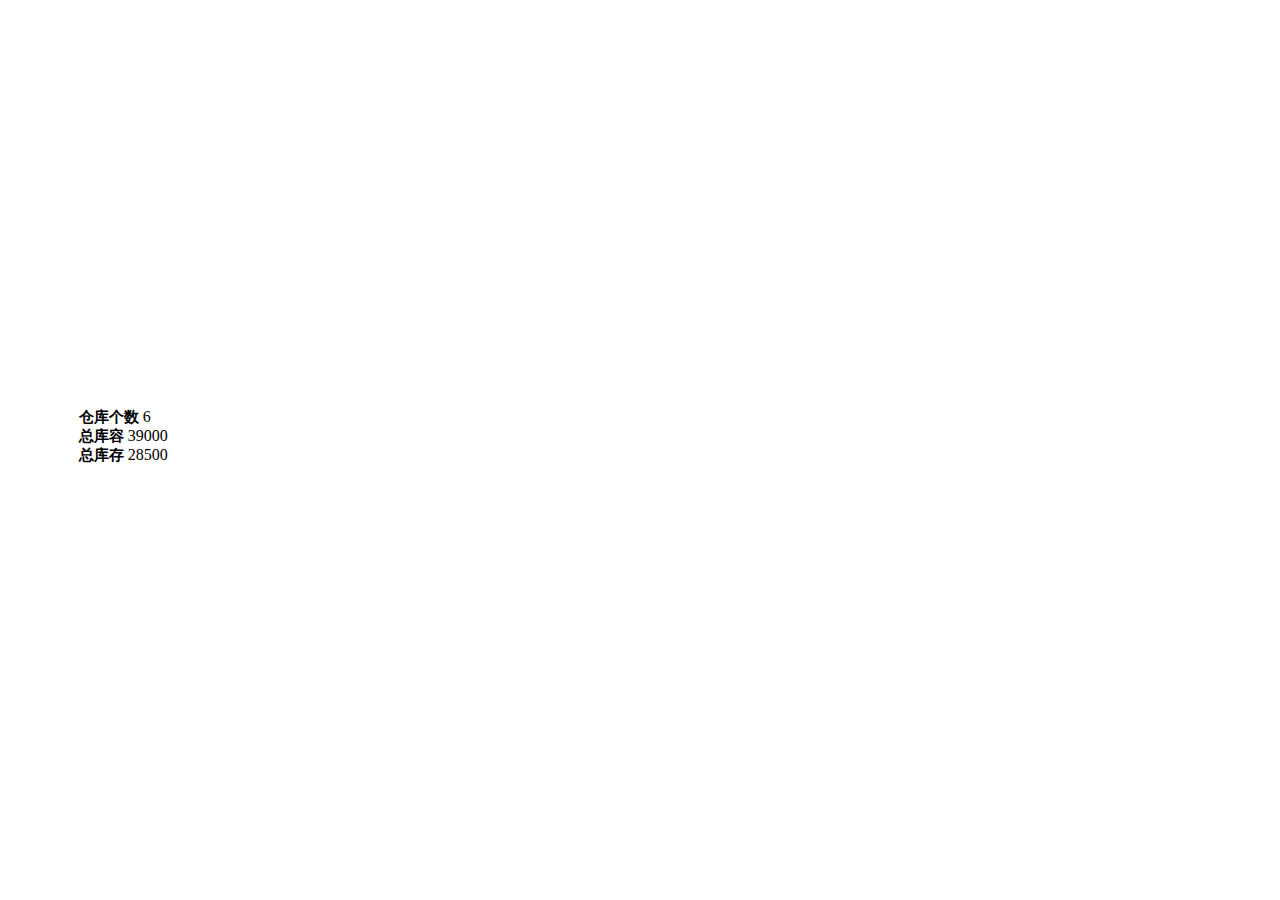
<file: echarts/index.html>
<!DOCTYPE html>
<html>
<head>
	<meta charset="UTF-8">
	<meta http-equiv="X-UA-Compatible" content="IE=edge,chrome=1"> 
	<meta name="viewport" content="width=device-width, initial-scale=1.0">
	<title>首页(背景1)</title>
	<script type="text/javascript" src="js/jquery-3.3.1.slim.min.js"></script>
	<!-- <script type="text/javascript" src="js/echarts.min.js"></script> -->
	<script type="text/javascript" src="http://180.76.107.212:8080/VIPage/js/echarts.min.js"></script>
	<script type="text/javascript" src="js/china.js"></script>
	<script type="text/javascript" src="js/data.js"></script>
	<script type="text/javascript" src="js/map-index.js"></script>
	
	<style type="text/css">
	#mapcontainer{margin:0% 0%;width:100%;height:850px; position:absolute; }
	#reportData{margin:0% 0%;width:28%;height:850px;position:relative;  left:0px; top:0px;  filter:alpha(opacity=50);}
	#main{width: 100%;height:400px;}
	#context{padding-left: 20%}
	strong{
		font-size:15px;
	}
	</style>
	
</head>
<body>
	<div id="mapcontainer" ></div>
	<div id="reportData">
	<div id="main" ></div>
			<div id="context">
			<strong>仓库个数</strong>
			<span id="storageCount"></span>
			<br>
			<strong>总库容</strong>
			<span id="totalCount"></span>
			<br>
			<strong>总库存</strong>
			<span id="nowCount"></span>
			<br>
		</div>
	</div>
</body>
</html>
</file>
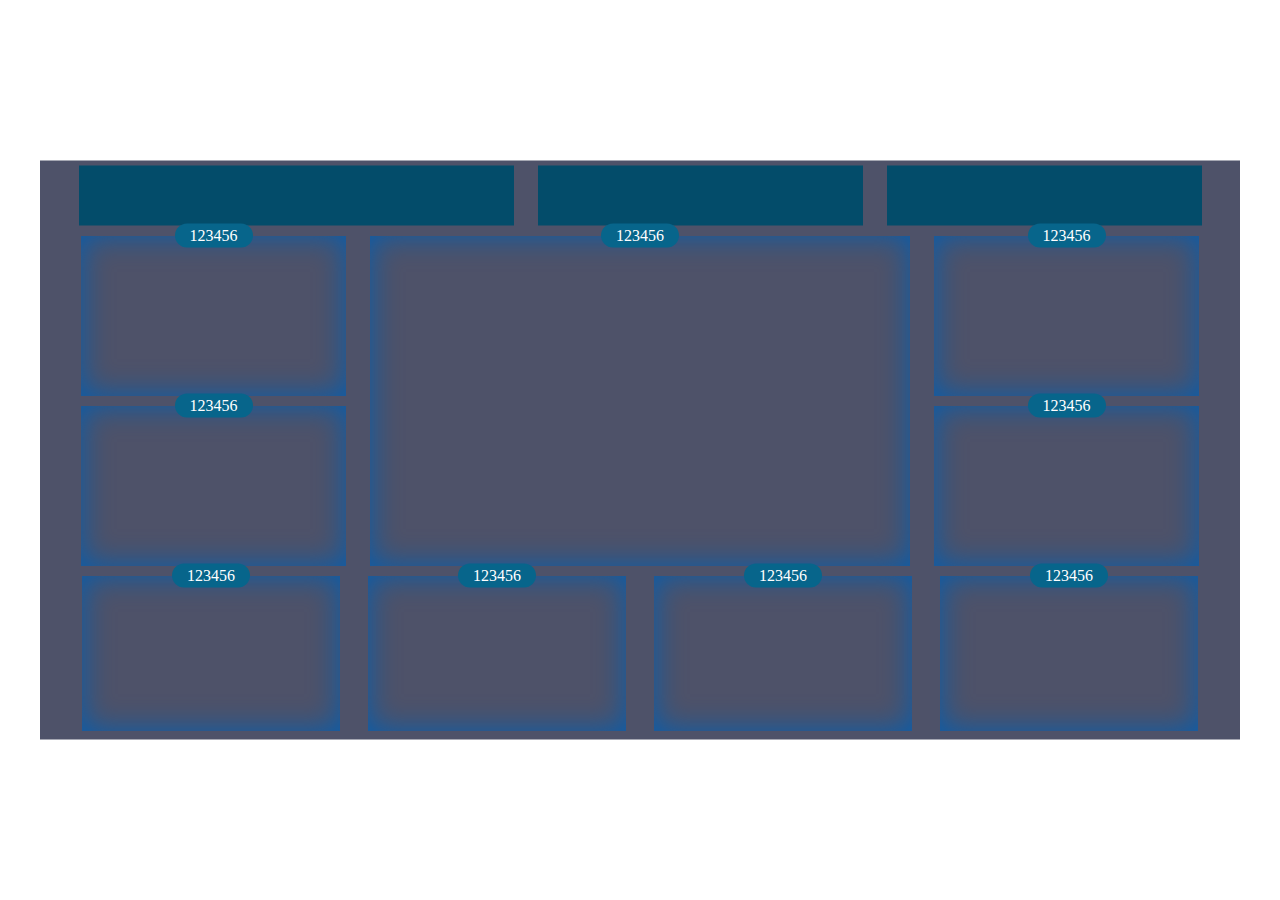
<file: vistatic/html/index.html>
<!DOCTYPE html>
<html>
	<head>
		<meta charset="UTF-8">
		<title></title>
		<link rel="stylesheet" href="../css/style.css" />
	</head>
	<body>
		
		<div class="content">
			
			<div class="main">
				<div class="main-top">
					<div class="top-left"></div>
					<div class="top-center"></div>
					<div class="top-right"></div>
				</div>
				<div class="main-center">
					<div class="c-left box">
						<div class="c-top">
							<div class="title-box">123456</div>
						</div>
						<div class="c-buttom">
							<div class="title-box">123456</div>
						</div>
					</div>
					<div class="c-center box">
						<div class="title-box">123456</div>
					</div>
					<div class="c-right box">
						<div class="c-top">
							<div class="title-box">123456</div>
						</div>
						<div class="c-buttom">
							<div class="title-box">123456</div>
						</div>
					</div>
				</div>
				<div class="main-foot">
					<ul>
						<li>
							<div class="title-box">123456</div>
						</li>
						<li>
							<div class="title-box">123456</div>
						</li>
						<li>
							<div class="title-box">123456</div>
						</li>
						<li>
							<div class="title-box">123456</div>
						</li>
					</ul>
				</div>
			</div>
		</div>
	</body>
</html>
</file>
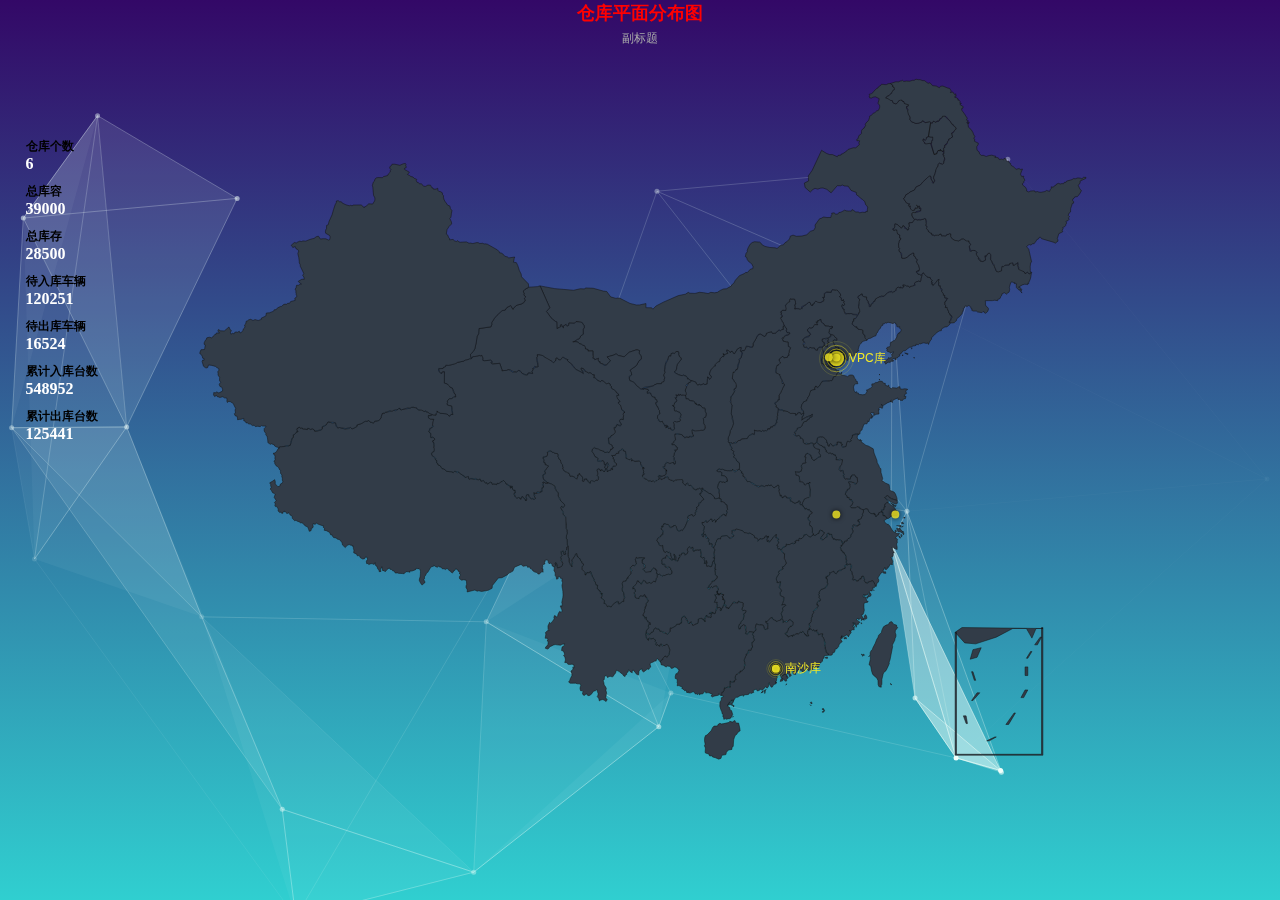
<file: echarts/index2.html>
<!DOCTYPE html>
<html>
<head>
	<meta charset="UTF-8">
	<meta http-equiv="X-UA-Compatible" content="IE=edge,chrome=1"> 
	<meta name="viewport" content="width=device-width, initial-scale=1.0">
	<title>首页(背景1)</title>
	<script type="text/javascript" src="js/jquery-all-1.0.js"></script>
	<script type="text/javascript" src="js/echarts.min.js"></script>
	<script type="text/javascript" src="js/china.js"></script>
	<script type="text/javascript" src="js/data.js"></script>
	<script type="text/javascript" src="js/map-index.js"></script>
	
	<script type="text/javascript" src="js/polygonizr.js"></script>
	<script type="text/javascript">
		/* 全屏HTML5视频背景 */
	  $(function(){
		  $('#site-landing').polygonizr();
	  });
	</script>
	<style type="text/css">
	html, body {
	        height: 100%;
	        width: 100%;
	        margin: 0;
	        overflow: hidden;
	    }
    #site-landing { 
    	margin: 0 0;
        position:absolute;
        height: 100%;
        width: 100%;
        background-image: linear-gradient(to top, #30cfd0 0%, #330867 100%);
    }
	#mapcontainer{margin:0% 0%;width:100%;height:850px; position:absolute; }
	#reportData{margin:10% 2%;width:10%;height:20%;position:relative; } 
	#context{border: 0px solid red;}
	strong{
		font-size:12px;
		color : #000000;
		display:block;
		width:120px;
		padding-top: 10px;
		font-family: "Helvetica Neue", Helvetica, Arial, sans-serif;  
		font-weight:600;
	}
	span{
		font-size:18	px;
		color : #ffffff;
		font-weight:900;
	}
	</style>
	
</head>
<body >
	<div id="site-landing"></div>
	<div id="mapcontainer" ></div>
		<div id="reportData">
			<div id="context">
				<strong>仓库个数</strong>
				<span id="storageCount"></span>
				<br>
				<strong>总库容</strong>
				<span id="totalCount"></span>
				<br>
				<strong>总库存</strong>
				<span id="nowCount"></span>
				<br>
				<strong>待入库车辆</strong>
				<span id="">120251</span>
				<br>
				<strong>待出库车辆</strong>
				<span id="">16524</span>
				<br>
				<strong>累计入库台数</strong>
				<span id="">548952</span>
				<br>
				<strong>累计出库台数</strong>
				<span id="">125441</span>
				<br>
			</div>
	</div>
	
</body>
</html>
</file>
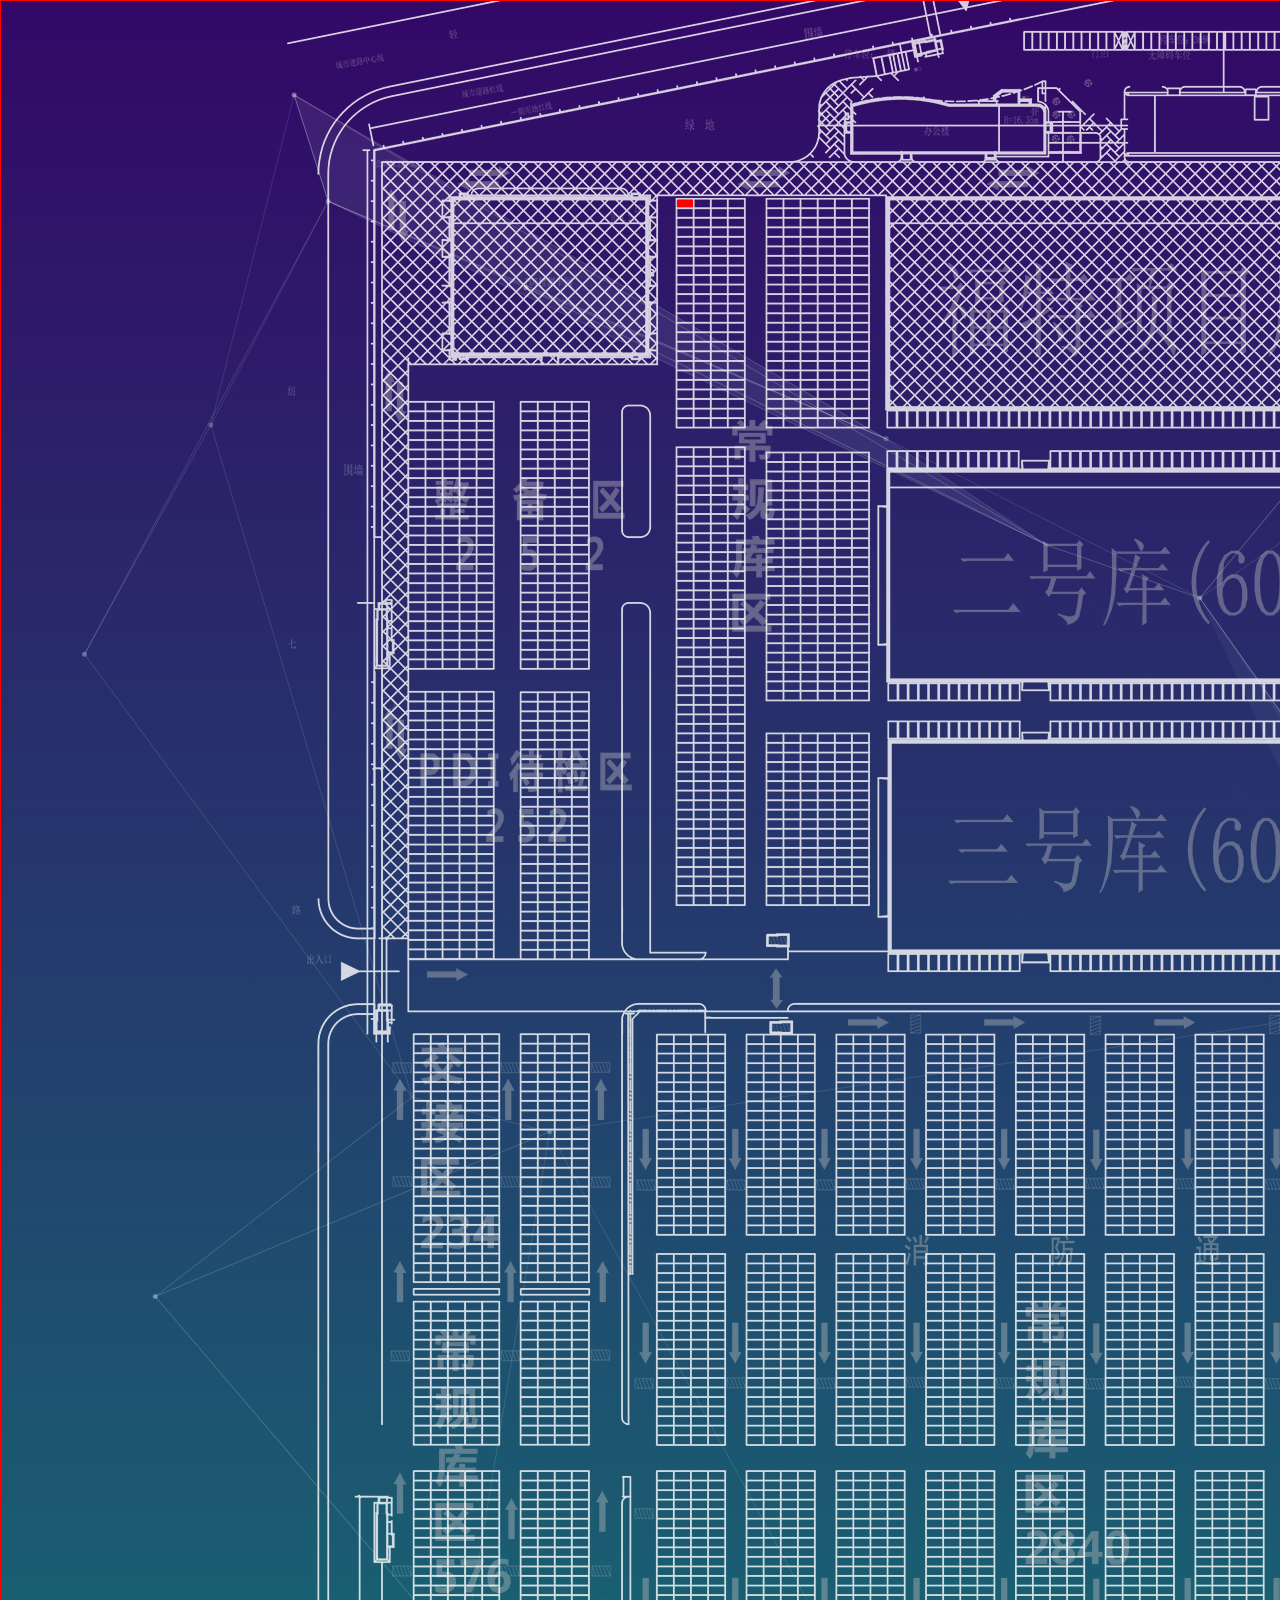
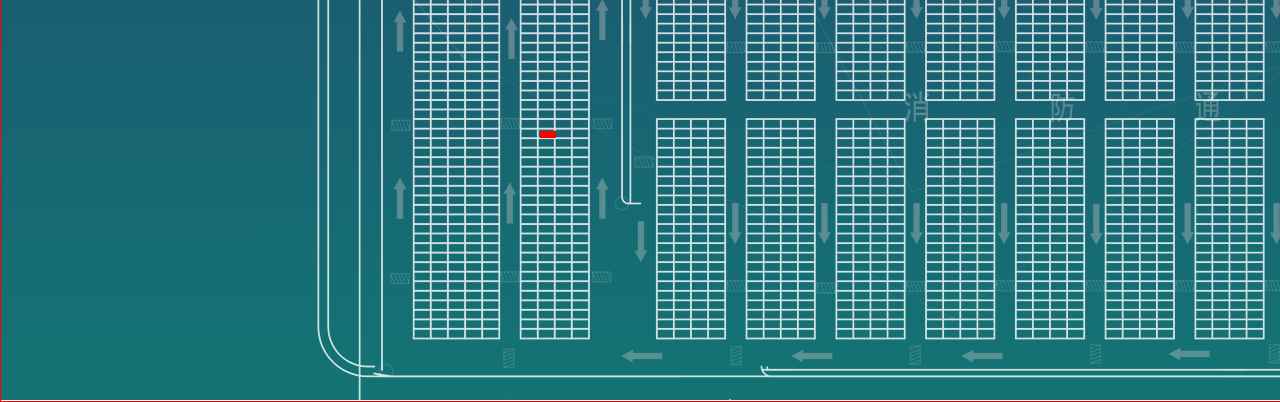
<file: echarts/storage-index1-2.html>
<!DOCTYPE html>
<html>
<head>
	<meta charset="UTF-8">
	<meta http-equiv="X-UA-Compatible" content="IE=edge,chrome=1"> 
	<meta name="viewport" content="width=device-width, initial-scale=1.0">
	<title>仓库界面</title>
	<script type="text/javascript" src="js/jquery-3.3.1.slim.min.js"></script>

	<script type="text/javascript" src="js/polygonizr.js"></script>
	

	<script type="text/javascript">

		//var carDivGaiLv =0.392;//放大缩小的比例
		var carDivGaiLv =1;//放大缩小的比例
		var imgHeight = imgWidth = 2000;//仓库图片的宽和高


		var points = [
			{top:199,left:(676),width:16,height:7},
			{top:1730,left:(539),width:16,height:7}
			];

		$(function(){
			
			$('#site-landing').polygonizr();
			var carBigDivGaiLvHeight =imgHeight*carDivGaiLv;//装仓库图片 div的高
			var carBigDivGaiLvWidth =imgWidth*carDivGaiLv;//装仓库图片 div的宽
			$("#background").css({
				width:carBigDivGaiLvWidth,
				height:carBigDivGaiLvHeight,
				//position:'absolute',
				});//给装仓库图片 div设置样式
				console.log(carBigDivGaiLvWidth)
			// $("#datas").css({
			// 	width:700,
			// 	height:1100,
			// 	//position:'absolute',
			// 	border:'1px solid red'
			// });

			// 			//画摄像头
			// $("#carBigDiv").append($("<div class='radius'>"));
			// 		$("#carBigDiv").css({
			// 		'position':'absolute',
			// 		'left':346*carDivGaiLv,
			// 		'top':972*carDivGaiLv,
			// 		'height':20*carDivGaiLv,
			// 		'width':20*carDivGaiLv,
        	// 		'background-color':'#09f',
			// 		'border-radius': '50%',
			// 		'margin':'0 0',
        	// 		'padding': '0 0'
			// 	})
	


			$.each(points,function(i,point){
				var $_car = $("<div class='grid'></div>");
				$_car.css({
					'position':'absolute',
					'left':point.left*carDivGaiLv,
					'top':point.top*carDivGaiLv,
					'background':"red",
					'height':point.height*carDivGaiLv,
					'width':point.width*carDivGaiLv,
				}).click(function(){
					alert("你点了我,我的位置是 "+$(this).css("left")+"   "+$(this).css("top"));
				});
				$("#carBigDiv").append($_car);
			});
		})
	</script>
	<style type="text/css">
	*{margin: 0;padding: 0;}
	#site-landing { 
    	margin: 0 0;
        position:absolute;
        height: 2000px;
        width:2000px;
        background-image: linear-gradient(to top, #137474 0%, #330867 100%);
    }
    #background{
		 position: absolute; 
		 left:0px;
         border: 1px solid red;
		 background-color: black;
         background:url(img/qingfangku.png);
         background-size:cover;
    }
	 #reportData{margin:10% 2%;width:10%;height:20%;position:relative; }
	 strong{
		font-size:12px;
		color : #347e88;
		display:block;
		width:120px;
		padding-top: 10px;
		font-family: "Helvetica Neue", Helvetica, Arial, sans-serif;  
		font-weight:600;
	}
	span{
		font-size:18	px;
		color : #ffffff;
		font-weight:900;
	} 
	</style>
</head>
<body>
	<div id="site-landing"></div>
	<div id="background">
		<div id="carBigDiv">
		</div>
	</div>
	 <!-- <div id="datas">
		<div id="reportData">
			<div id="context">
				<strong>库存台数</strong>
				<span id="storageCount">1111</span>
				<br>
				<strong>待入库车辆</strong>
				<span id="">120251</span>
				<br>
				<strong>待备车车辆</strong>
				<span id="nowCount">3333</span>
				<br>
				<strong>待出库车辆</strong>
				<span id="">16524</span>
				<br>
				<strong>累计入库台数</strong>
				<span id="">548952</span>
				<br>
				<strong>累计出库台数</strong>
				<span id="">125441</span>
				<br>
			</div>
		</div> -->
	</div> 
</body>
</html>
</file>
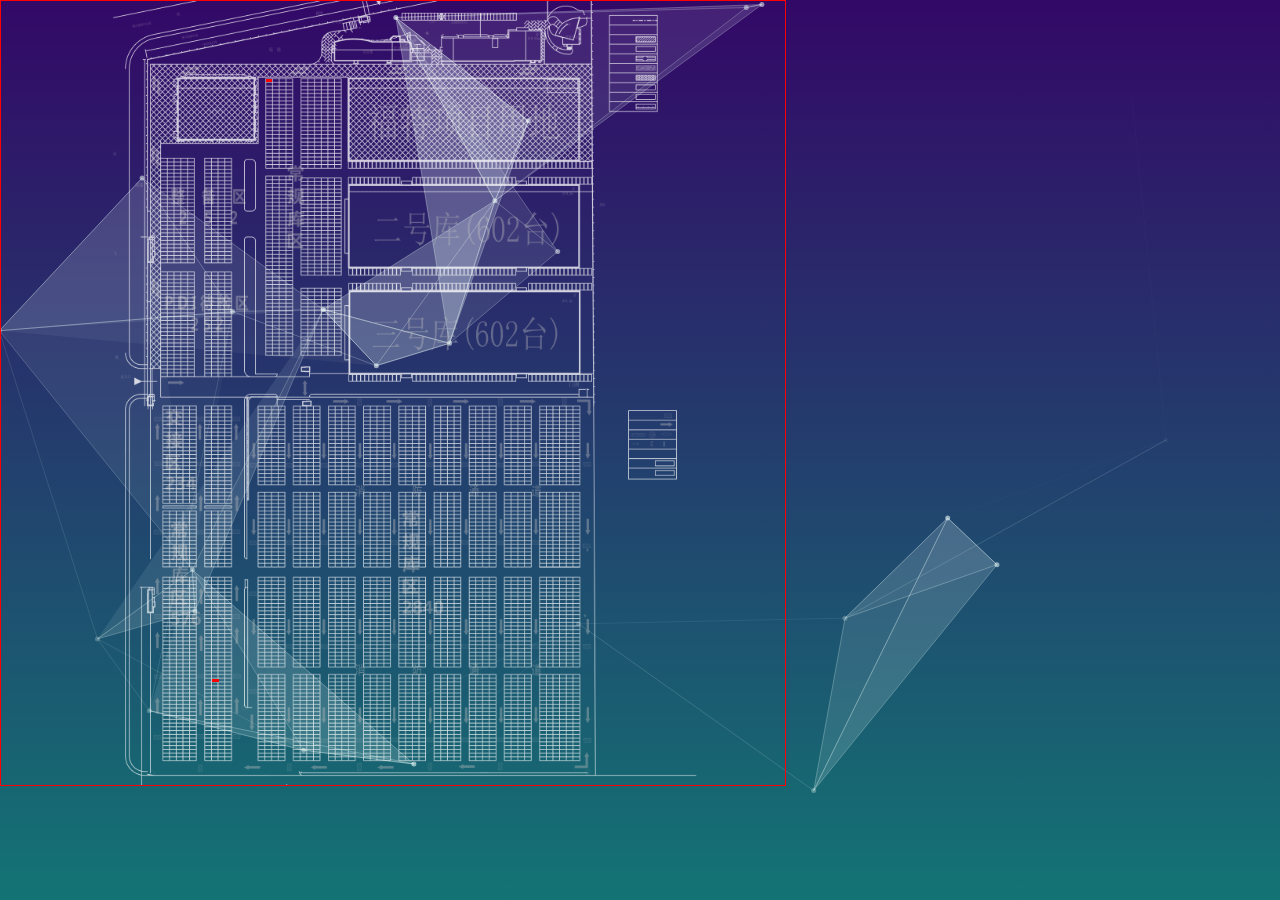
<file: echarts/storage-index1.html>
<!DOCTYPE html>
<html>
<head>
	<meta charset="UTF-8">
	<meta http-equiv="X-UA-Compatible" content="IE=edge,chrome=1"> 
	<meta name="viewport" content="width=device-width, initial-scale=1.0">
	<title>仓库界面</title>
	<script type="text/javascript" src="js/jquery-3.3.1.slim.min.js"></script>

	<script type="text/javascript" src="js/polygonizr.js"></script>
	

	<script type="text/javascript">

		//var carDivGaiLv =0.392;//放大缩小的比例
		var carDivGaiLv =0.392;//放大缩小的比例
		var imgHeight = imgWidth = 2000;//仓库图片的宽和高


		var points = [
			{top:199,left:(676),width:16,height:7},
			{top:1730,left:(539),width:16,height:7}
			];

		$(function(){
			$('#site-landing').polygonizr();
			var carBigDivGaiLvHeight =imgHeight*carDivGaiLv;//装仓库图片 div的高
			var carBigDivGaiLvWidth =imgWidth*carDivGaiLv;//装仓库图片 div的宽
			$("#background").css({
				width:carBigDivGaiLvWidth,
				height:carBigDivGaiLvHeight,
				position:'absolute',
				});//给装仓库图片 div设置样式

			// 			//画摄像头
			// $("#carBigDiv").append($("<div class='radius'>"));
			// 		$("#carBigDiv").css({
			// 		'position':'absolute',
			// 		'left':346*carDivGaiLv,
			// 		'top':972*carDivGaiLv,
			// 		'height':20*carDivGaiLv,
			// 		'width':20*carDivGaiLv,
        	// 		'background-color':'#09f',
			// 		'border-radius': '50%',
			// 		'margin':'0 0',
        	// 		'padding': '0 0'
			// 	})
	


			$.each(points,function(i,point){
				var $_car = $("<div class='grid'></div>");
				$_car.css({
					'position':'absolute',
					'left':point.left*carDivGaiLv,
					'top':point.top*carDivGaiLv,
					'background':"red",
					'height':point.height*carDivGaiLv,
					'width':point.width*carDivGaiLv,
				}).click(function(){
					alert("你点了我,我的位置是 "+$(this).css("left")+"   "+$(this).css("top"));
				});
				$("#carBigDiv").append($_car);
			});
		})
	</script>
	<style type="text/css">
	body {
		  background: #060e1b;
		  overflow: hidden;
		}
	*{
        margin: 0;
        padding: 0;
    }
	#site-landing { 
    	margin: 0 0;
        position:absolute;
        height: 100%;
        width: 100%;
        background-image: linear-gradient(to top, #137474 0%, #330867 100%);
    }
    #background{
    	 position: absolute;
         border: 1px solid red;
         background:url(img/qingfangku.png);
         background-size:cover;
    }
	</style>
</head>
<body>
	<div id="site-landing"></div>
	<div id="background">
		<div id="carBigDiv">
		</div>
	</div>
</body>
</html>
</file>
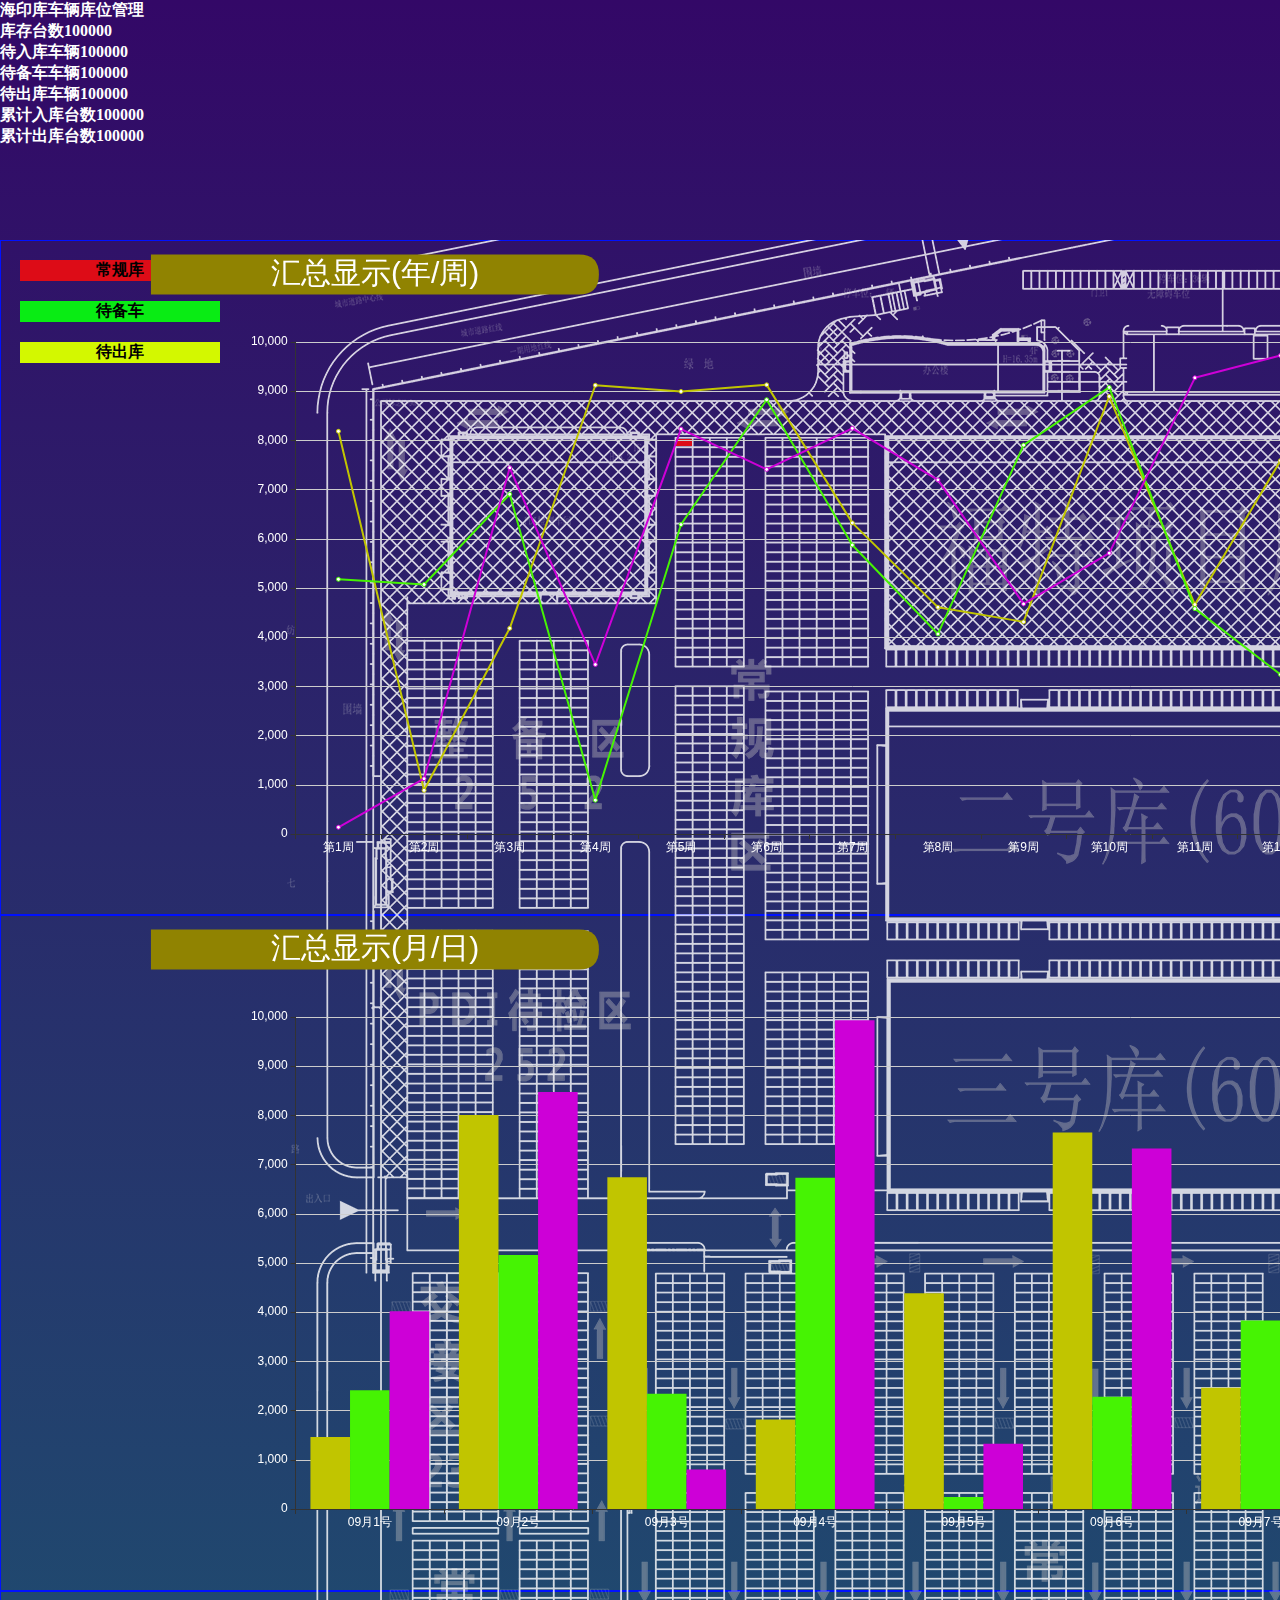
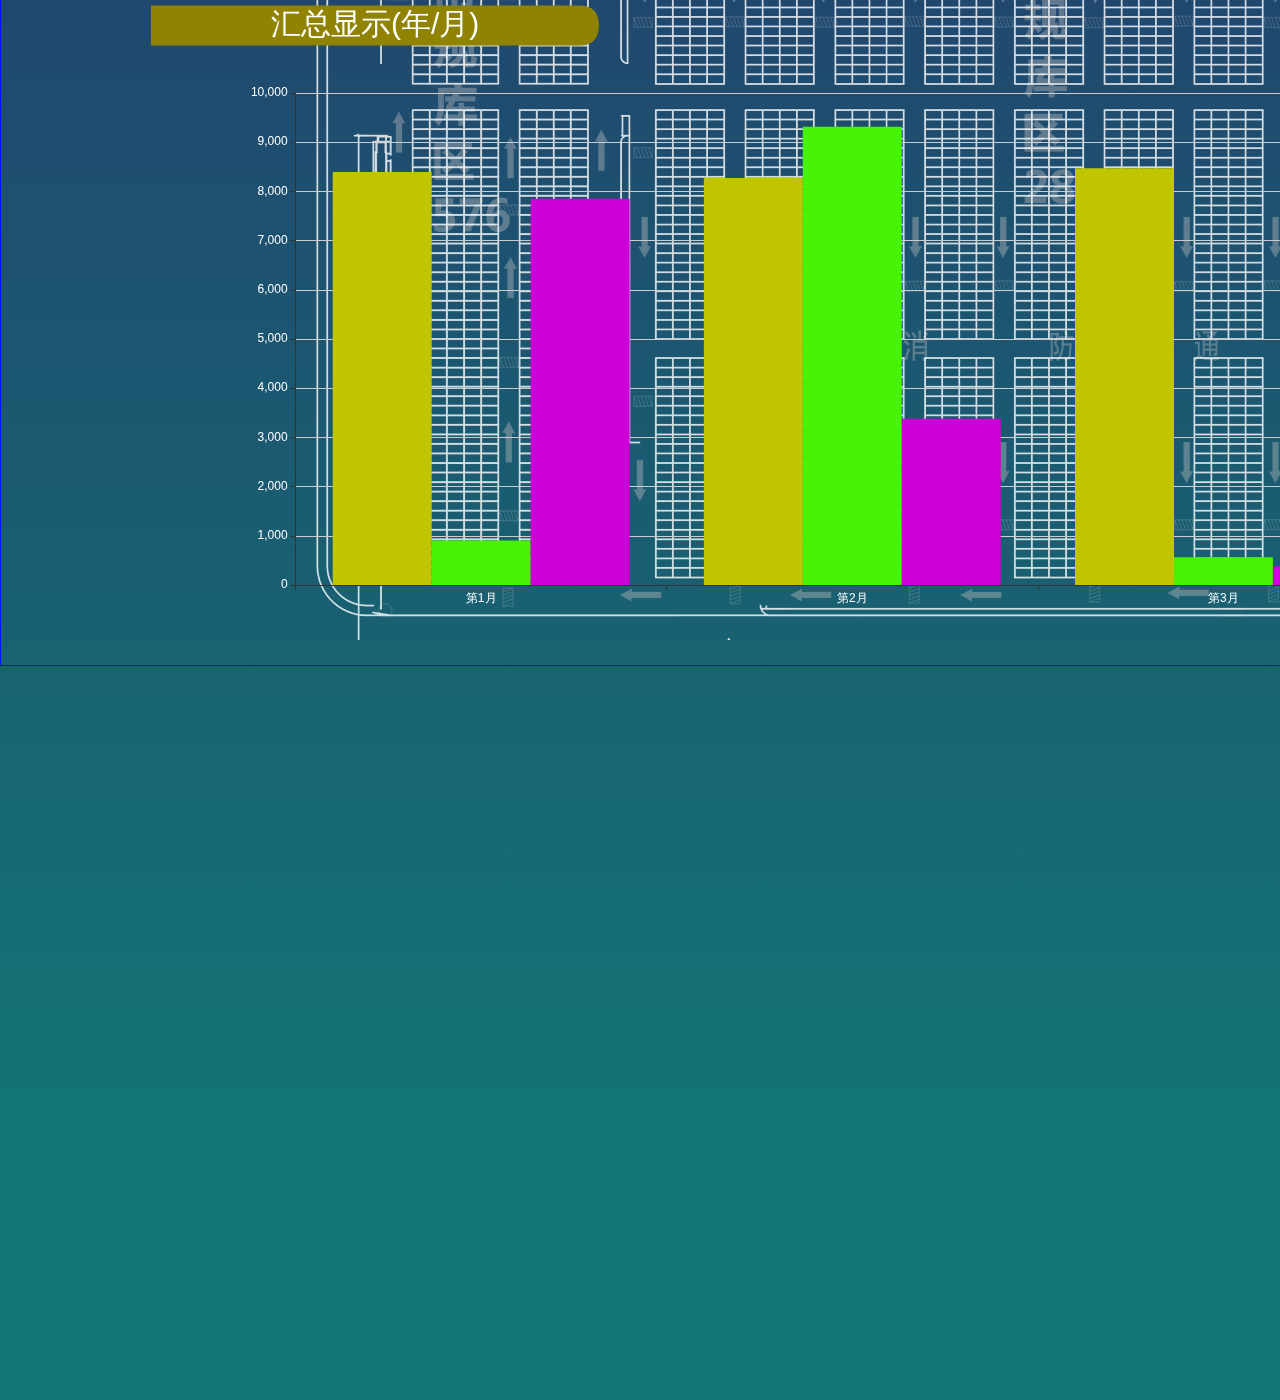
<file: vistatic/storage-index.html>
<!DOCTYPE html>
<html>
	<head>
		<meta charset="UTF-8">
		<meta http-equiv="X-UA-Compatible" content="IE=edge,chrome=1">
		<meta name="viewport" content="width=device-width, initial-scale=1.0">
		<title>仓库界面</title>
		<link rel="stylesheet" href="css/stylestorage.css" />
		<script type="text/javascript" src="js/jquery-3.3.1.slim.min.js"></script>
		<script type="text/javascript" src="js/echarts.min.js"></script>
		<script type="text/javascript" src="js/echarts-container-2.js"></script>
		<script type="text/javascript">
			$(function() {
				var contextWidth = $("#context").width(); //网页内容的宽度
				var imgHeight = imgWidth = 2000; //仓库图片实际的宽和高
				var carDivGaiLv = contextWidth / imgWidth > 1 ? 1 : contextWidth / imgWidth; //放大缩小的比例
				var leftContextWidth = (contextWidth - imgHeight);
				$("#rightContext").css({
					left: leftContextWidth
				});
				var points = [{
						top: 199,
						left: (676),
						width: 16,
						height: 7
					},
					{
						top: 1730,
						left: (539),
						width: 16,
						height: 7
					}
				];

				var carBigDivGaiLvHeight = imgHeight * carDivGaiLv; //装仓库图片 div的高
				var carBigDivGaiLvWidth = imgWidth * carDivGaiLv; //装仓库图片 div的宽
				$("#storageimgdiv").css({
					width: carBigDivGaiLvWidth,
					height: carBigDivGaiLvHeight,
				}); //给装仓库图片 div设置样式

				// 			//画摄像头
				// $("#carBigDiv").append($("<div class='radius'>"));
				// 		$("#carBigDiv").css({
				// 		'position':'absolute',
				// 		'left':346*carDivGaiLv,
				// 		'top':972*carDivGaiLv,
				// 		'height':20*carDivGaiLv,
				// 		'width':20*carDivGaiLv,
				// 		'background-color':'#09f',
				// 		'border-radius': '50%',
				// 		'margin':'0 0',
				// 		'padding': '0 0'
				// 	})

				$.each(points, function(i, point) {
					var $_car = $("<div class='grid'></div>");
					$_car.css({
						'position': 'absolute',
						'left': point.left * carDivGaiLv,
						'top': point.top * carDivGaiLv,
						'background': ['#dd0c17', '#09ec14', '#d3f800'][i % 3],
						'height': point.height * carDivGaiLv,
						'width': point.width * carDivGaiLv,
					}).click(function() {
						alert("你点了我,我的位置是 " + $(this).css("left") + "   " + $(this).css("top"));
					});
					$("#carBigDiv").append($_car);
				});
			})
		</script>
		<style type="text/css">

		</style>
	</head>

	<body>
		<!-- <div id="site-landing"></div> -->
		<div id="context">
			<div id="topContext">
				<div id="login">海印库车辆库位管理</div>
				<!--标题-->
				<div class="topContext-center">
					<ul>
						<li>库存台数<span>100000</span></li>
						<li>待入库车辆<span>100000</span></li>
						<li>待备车车辆<span>100000</span></li>
						<li>待出库车辆<span>100000</span></li>
						<li>累计入库台数<span>100000</span></li>
						<li>累计出库台数<span>100000</span></li>
					</ul>
				</div>
			</div>
			<div id="centextContext">
				<div id="storageimgdiv">
					<div class="pie" style="background-color:#dd0c17">常规库</div>
					<div class="pie" style="background-color:#09ec14">待备车</div>
					<div class="pie" style="background-color:#d3f800">待出库</div>
					<div id="carBigDiv">
					</div>
				</div>
				<div id="rightContext" class="clearfix">
					<div id="echarts-1" class="echarts-class">
						<div id="container-1" style="height: 100%"></div>
					</div>
					<div id="echarts-2" class="echarts-class fl-lt">
						<div id="container-2" style="height: 100%"></div>
					</div>
					<div id="echarts-3" class="echarts-class fl-rt">
						<div id="container-3" style="height: 100%"></div>
					</div>
				</div>
				<div id="bottomContext">
					<ul class="clearfix">
						<li>
							<embed src="http://player.youku.com/player.php/Type/Folder/Fid/23680436/Ob/1/sid/XOTMzNzg0MTY4/v.swf" quality="high" width="100%" height="100%" align="middle" allowScriptAccess="always" allowFullScreen="true" mode="transparent" type="application/x-shockwave-flash"></embed>
						</li>
						<li>
							<embed src="http://player.youku.com/player.php/Type/Folder/Fid/23680436/Ob/1/sid/XOTMzNzg0MTY4/v.swf" quality="high" width="100%" height="100%" align="middle" allowScriptAccess="always" allowFullScreen="true" mode="transparent" type="application/x-shockwave-flash"></embed>
						</li>
						<li>
							<embed src="http://player.youku.com/player.php/Type/Folder/Fid/23680436/Ob/1/sid/XOTMzNzg0MTY4/v.swf" quality="high" width="100%" height="100%" align="middle" allowScriptAccess="always" allowFullScreen="true" mode="transparent" type="application/x-shockwave-flash"></embed>
						</li>
						<li>
							<embed src="http://player.youku.com/player.php/Type/Folder/Fid/23680436/Ob/1/sid/XOTMzNzg0MTY4/v.swf" quality="high" width="100%" height="100%" align="middle" allowScriptAccess="always" allowFullScreen="true" mode="transparent" type="application/x-shockwave-flash"></embed>
						</li>
						<li>
							<embed src="http://player.youku.com/player.php/Type/Folder/Fid/23680436/Ob/1/sid/XOTMzNzg0MTY4/v.swf" quality="high" width="100%" height="100%" align="middle" allowScriptAccess="always" allowFullScreen="true" mode="transparent" type="application/x-shockwave-flash"></embed>
						</li>
					</ul>
				</div>
			</div>
		</div>
	</body>

</html>
</file>
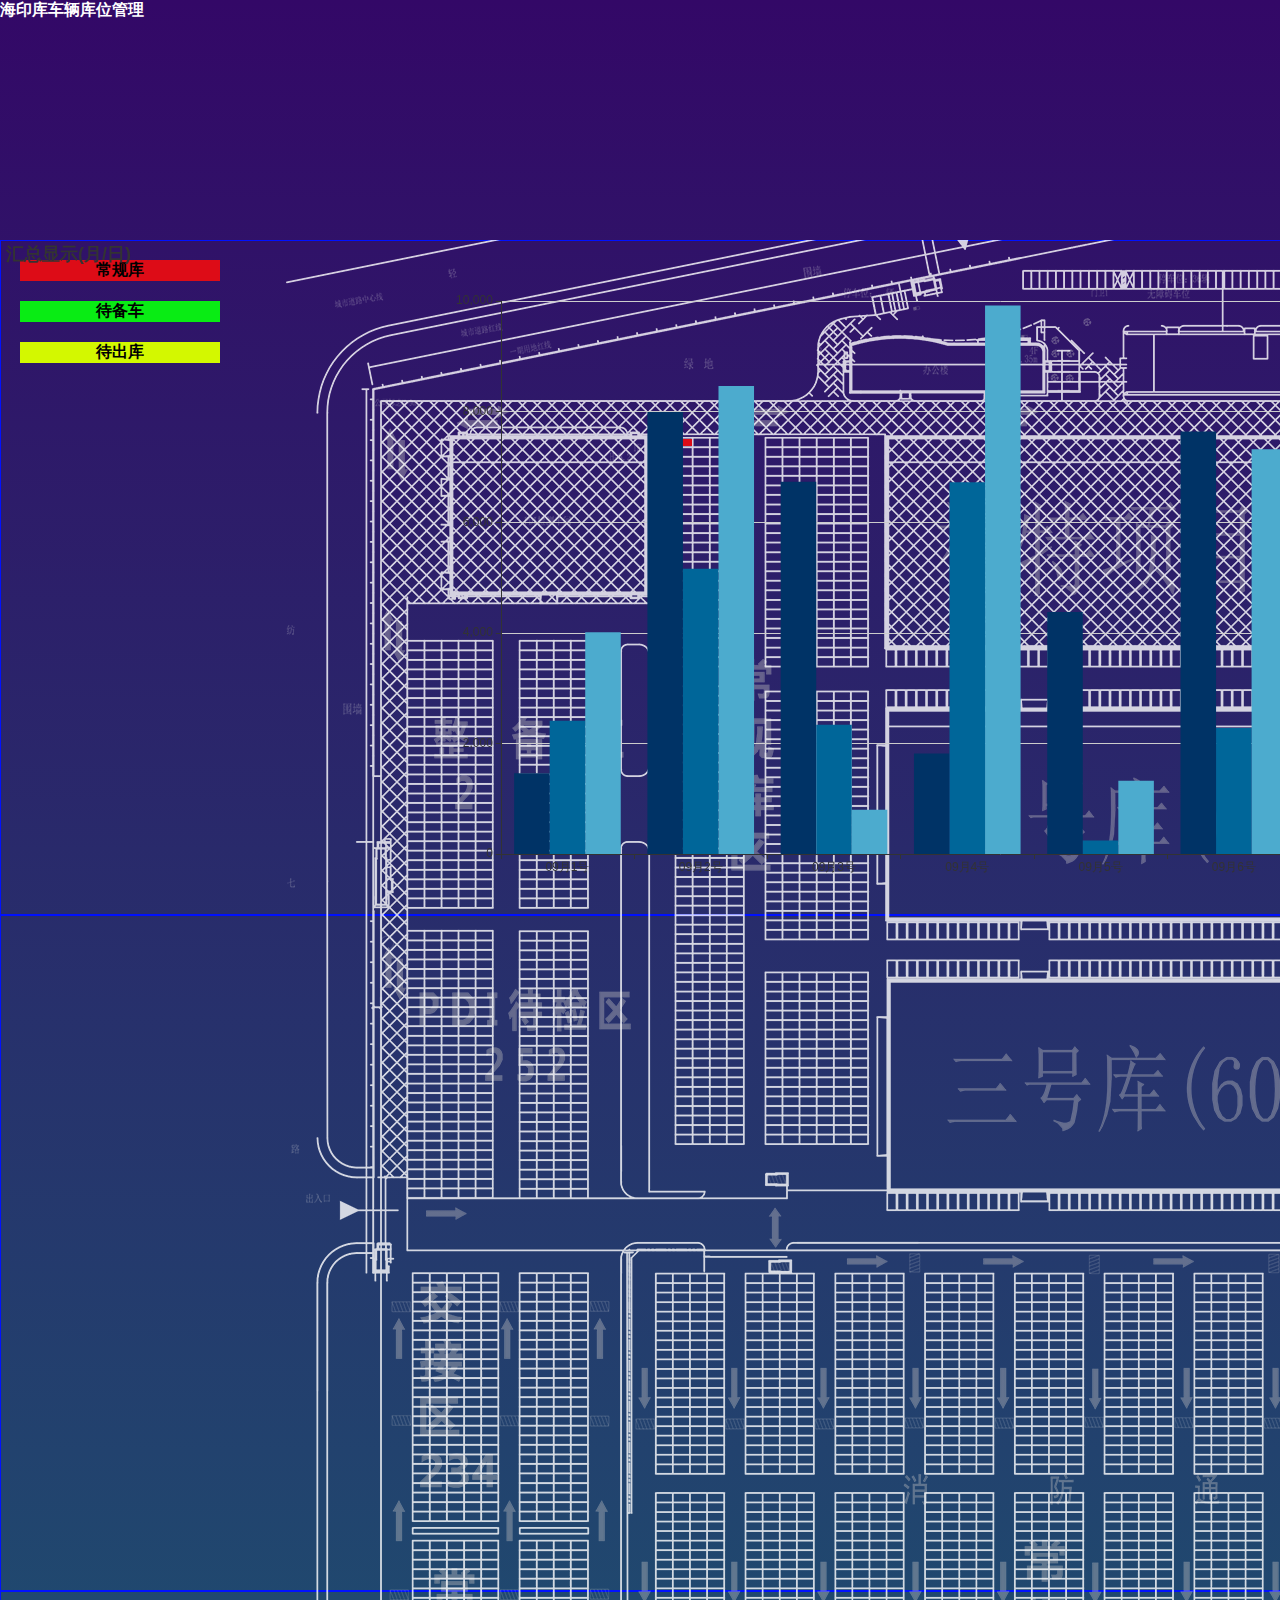
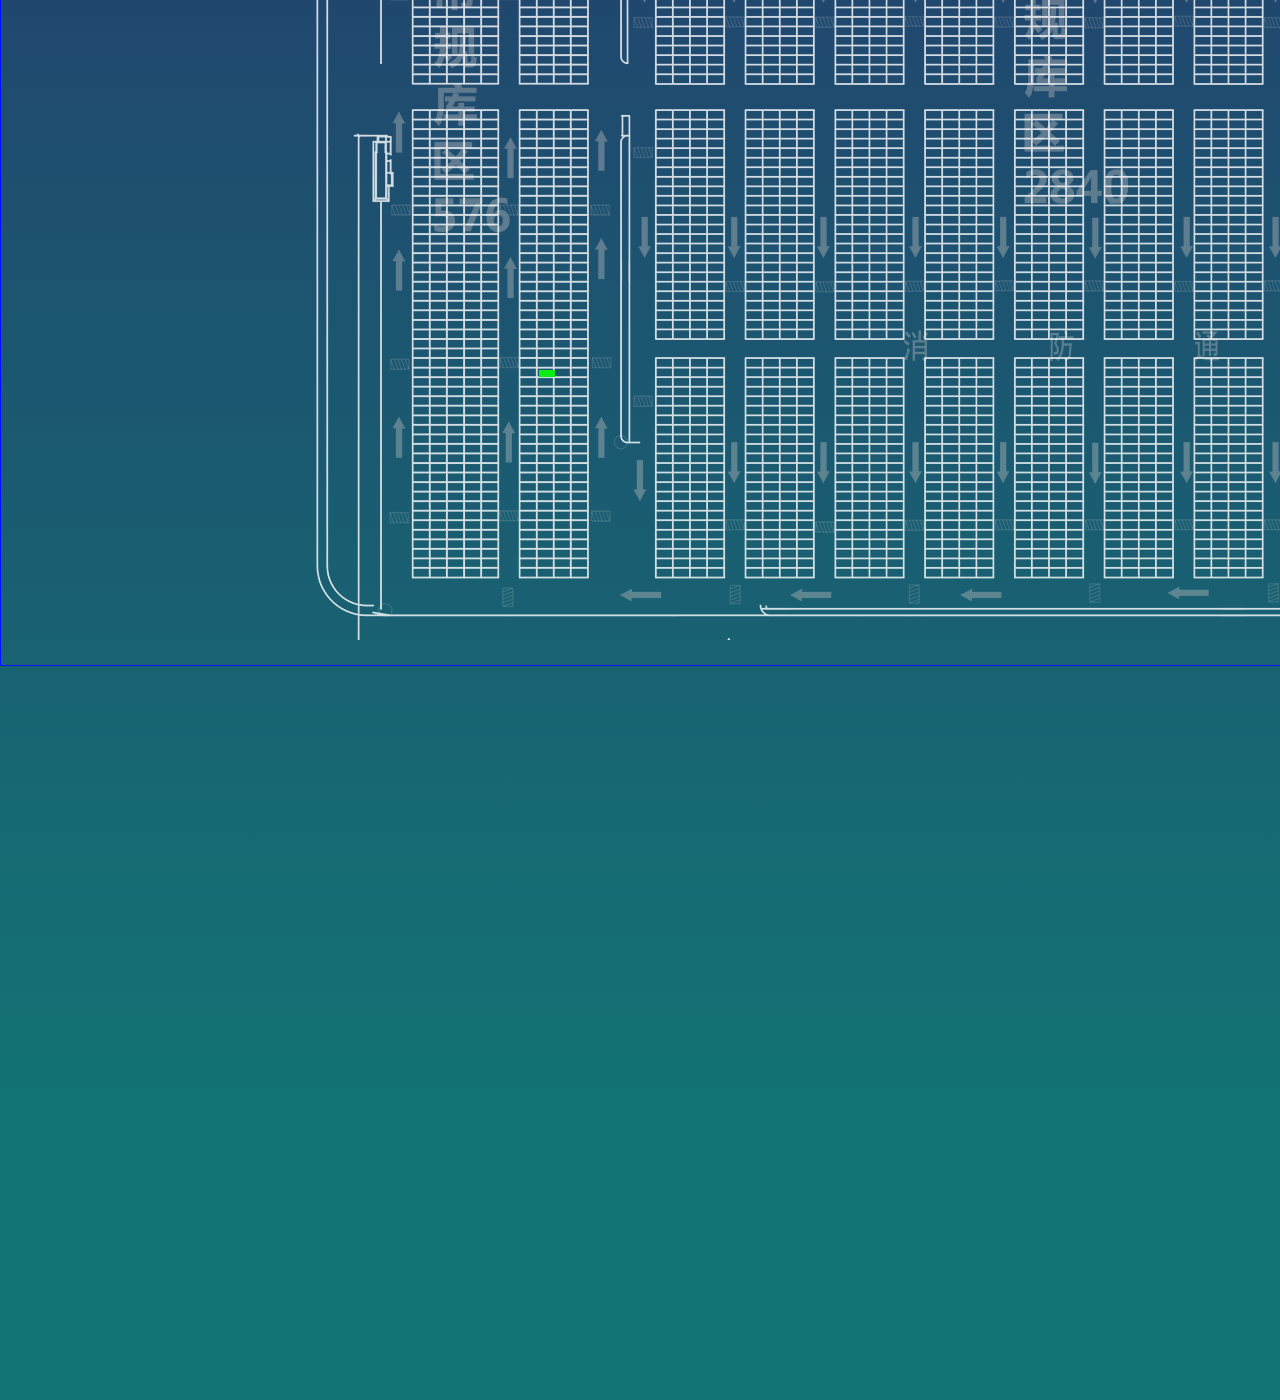
<file: vistatic/storage-index1.html>
<!DOCTYPE html>
<html>
<head>
	<meta charset="UTF-8">
	<meta http-equiv="X-UA-Compatible" content="IE=edge,chrome=1"> 
	<meta name="viewport" content="width=device-width, initial-scale=1.0">
	<title>仓库界面</title>
	<link rel="stylesheet" href="css/stylestorage.css" />
	<script type="text/javascript" src="js/jquery-3.3.1.slim.min.js"></script>
	<script type="text/javascript" src="js/echarts.min.js"></script>
	<script type="text/javascript" src="js/echarts-container-1.js"></script>
	<script type="text/javascript">
		$(function(){
		var contextWidth = $("#context").width();//网页内容的宽度
		var imgHeight = imgWidth = 2000;//仓库图片实际的宽和高
		var carDivGaiLv =contextWidth/imgWidth>1?1:contextWidth/imgWidth;//放大缩小的比例
		var leftContextWidth = (contextWidth-imgHeight);
		$("#rightContext").css({left:leftContextWidth});
		var points = [
			{top:199,left:(676),width:16,height:7},
			{top:1730,left:(539),width:16,height:7}
			];

			var carBigDivGaiLvHeight =imgHeight*carDivGaiLv;//装仓库图片 div的高
			var carBigDivGaiLvWidth =imgWidth*carDivGaiLv;//装仓库图片 div的宽
			$("#storageimgdiv").css({
				width:carBigDivGaiLvWidth,
				height:carBigDivGaiLvHeight,
				});//给装仓库图片 div设置样式
				

			// 			//画摄像头
			// $("#carBigDiv").append($("<div class='radius'>"));
			// 		$("#carBigDiv").css({
			// 		'position':'absolute',
			// 		'left':346*carDivGaiLv,
			// 		'top':972*carDivGaiLv,
			// 		'height':20*carDivGaiLv,
			// 		'width':20*carDivGaiLv,
        	// 		'background-color':'#09f',
			// 		'border-radius': '50%',
			// 		'margin':'0 0',
        	// 		'padding': '0 0'
			// 	})
	


			$.each(points,function(i,point){
				var $_car = $("<div class='grid'></div>");
				$_car.css({
					'position':'absolute',
					'left':point.left*carDivGaiLv,
					'top':point.top*carDivGaiLv,
					'background':['#dd0c17','#09ec14','#d3f800'][i%3],
					'height':point.height*carDivGaiLv,
					'width':point.width*carDivGaiLv,
				}).click(function(){
					alert("你点了我,我的位置是 "+$(this).css("left")+"   "+$(this).css("top"));
				});
				$("#carBigDiv").append($_car);
			});
		})
	</script>
	<style type="text/css">
	
	</style>
</head>
<body>
	<!-- <div id="site-landing"></div> -->
	<div id="context">
			<div id="topContext">
				<span id="login">海印库车辆库位管理</span><!--标题-->
				<div>
					<!--<div>库存台数<span>100000</span></div>
					<div>待入库车辆<span>100000</span</div>
					<div>待备车车辆<span>100000</span</div>
					<div>待出库车辆<span>100000</span</div>
					<div>累计入库台数<span>100000</span</div>
					<div>累计出库台数<span>100000</span</div>-->
				</div>
			</div>
			<div id="centextContext">
				<div id="storageimgdiv">
						<div class="pie" style="background-color:#dd0c17">常规库</div>
						<div class="pie" style="background-color:#09ec14" >待备车</div>
						<div class="pie" style="background-color:#d3f800">待出库</div>
					<div id="carBigDiv">
					</div>
				</div>
				<div id="rightContext">
						<div id="echarts-1" class="echarts-class">
								<div id="container-1" style="height: 100%"></div>
							</div>
							<div id="echarts-2" class="echarts-class">
									<div id="container-2" ></div>
							</div>
							<div id="echarts-3" class="echarts-class">
									<div id="container-2"></div>
							</div>
				</div>			
			</div>
			<div id="footContext">
			</div>
	</div>
</body>
</html>
</file>
<file: vistatic/css/style.css>
*{
	padding:0;
	margin:0;
}
html,body{
	height: 100%;
	width: 100%;
}
.content{
	width: 100%;
	height: 100%;
	position:relative;	
}
.bg-img{
	width: 100%;
	height: 100%;
}
.main{
	width: 1200px;
	position:absolute;
	top:50%;
	left: 50%;
	transform: translate(-50%,-50%);
	-webkit-transform: translate(-50%,-50%);
	-ms-transform: translate(-50%,-50%);
	-o-transform: translate(-50%,-50%);
	-moz-transform: translate(-50%,-50%);
	background-color: rgba(3,8,41,0.7);
	padding:20px 0;
}
.main .main-top{
	text-align: center;
}
.main .main-top div{
	display: inline-block;
	background-color: #034c6a;
	height: 70px;
	margin:0 10px;
}
.main .main-top div.top-left{
	width: 435px;
}
.main .main-top div.top-center{
	width: 325px;
}
.main .main-top div.top-right{
	width: 315px;
}

.main .main-center{
	margin-top: 30px;
	text-align: center;
	
}
.main .main-center .c-left{
	width: 265px;
	height: 360px;
	display: inline-block;
	vertical-align: top;
}
.main .main-center .c-top,
.main .main-center .c-buttom{
	width: 265px;
	height: 160px;
	box-shadow: inset 0px 0px 30px #065EAF;
	box-sizing: border-box;
	position:relative;
}
.main .main-center .c-buttom{
	margin-top: 40px;
}
.main .main-center .c-center{
	width: 540px;
	height: 360px;
	display: inline-block;
	box-shadow: inset 0px 0px 30px #065EAF;
	vertical-align: top;
	position:relative;
}
.main .main-center .c-right{
	width: 265px;
	height: 360px;
	display: inline-block;
	vertical-align: top;
}
.main .main-center .box{
	margin:0 10px;
}
.main .main-foot{
	margin-top: 20px;
	text-align: center;
}
.main .main-foot ul li{
    display: inline-block;
    width: 258px;
    height: 165px;
	box-shadow: inset 0px 0px 30px #065EAF;
    box-sizing: border-box;
    margin: 0px 12px;
	position:relative;
}
.main .title-box{
	height: 24px;
	line-height: 24px;
	padding:0 15px;
	position:absolute;
	top:-12px;
	left: 50%;
	transform: translateX(-50%);
	-webkit-transform: translateX(-50%);
	-ms-transform: translateX(-50%);
	-o-transform: translateX(-50%);
	-moz-transform: translateX(-50%);
	background-color: #07658b;
	border-radius: 12px;
	color:#fff;
}


@media (max-width:1366px){
	.main{
		padding:5px 0;
	}
	.main .main-center {
    	margin-top: 10px;
    }
    .main .main-foot {
    	margin-top: 10px;
    }
}
@media (max-width:1280px){
	.main .main-top,
	.main .main-top div{
		height: 60px;
	}
	.main .main-center{
		height: 330px;
	}
	.main .main-center .c-buttom{
		margin-top: 10px;
	}
	.main .main-center .c-center{
		height: 330px;
	}
	.main .main-foot ul li{
		height: 155px;
	}
}
</file>
<file: vistatic/css/stylestorage.css>
*{margin: 0;padding: 0;color: #ffffff;
	font-weight:700;
	font-size: 100%;
	font-style: initial;
}

#context{
	width: 5000px;height: 3000px;
	background-image: linear-gradient(to top, #137474 10%, #330867 100%);
	/* border: 1px solid red; */
}

#storageimgdiv{  /*仓库图片*/
	 position: absolute; 
	 left:0px;
	 /* border: 1px solid red; */
	 background-color: black;
	 background:url(../img/qingfangku.png);
	 background-size:cover;
}
#topContext{
	height: 8%;
	width:100%;
}
#centextContext{
	/* border: 1px solid rgb(0, 255, 13); */
	height: 67%;
}
#rightContext{
	height: 67%;
}
#footContext{
	height: 25%;
	/* border: 1px solid rgb(238, 255, 0); */
	width:100%;
}
.pie{
	width: 10%;
	margin-top: 1%;
	margin-left: 1%;
	text-align: center;
	color: black;
}
.echarts-class{
	border: 1px solid rgb(0, 17, 255);
}
#echarts-1{
	height: 50%;
}
#echarts-2{
	height: 50%;
}
#echarts-3{
	height: 50%;
}
</file>
